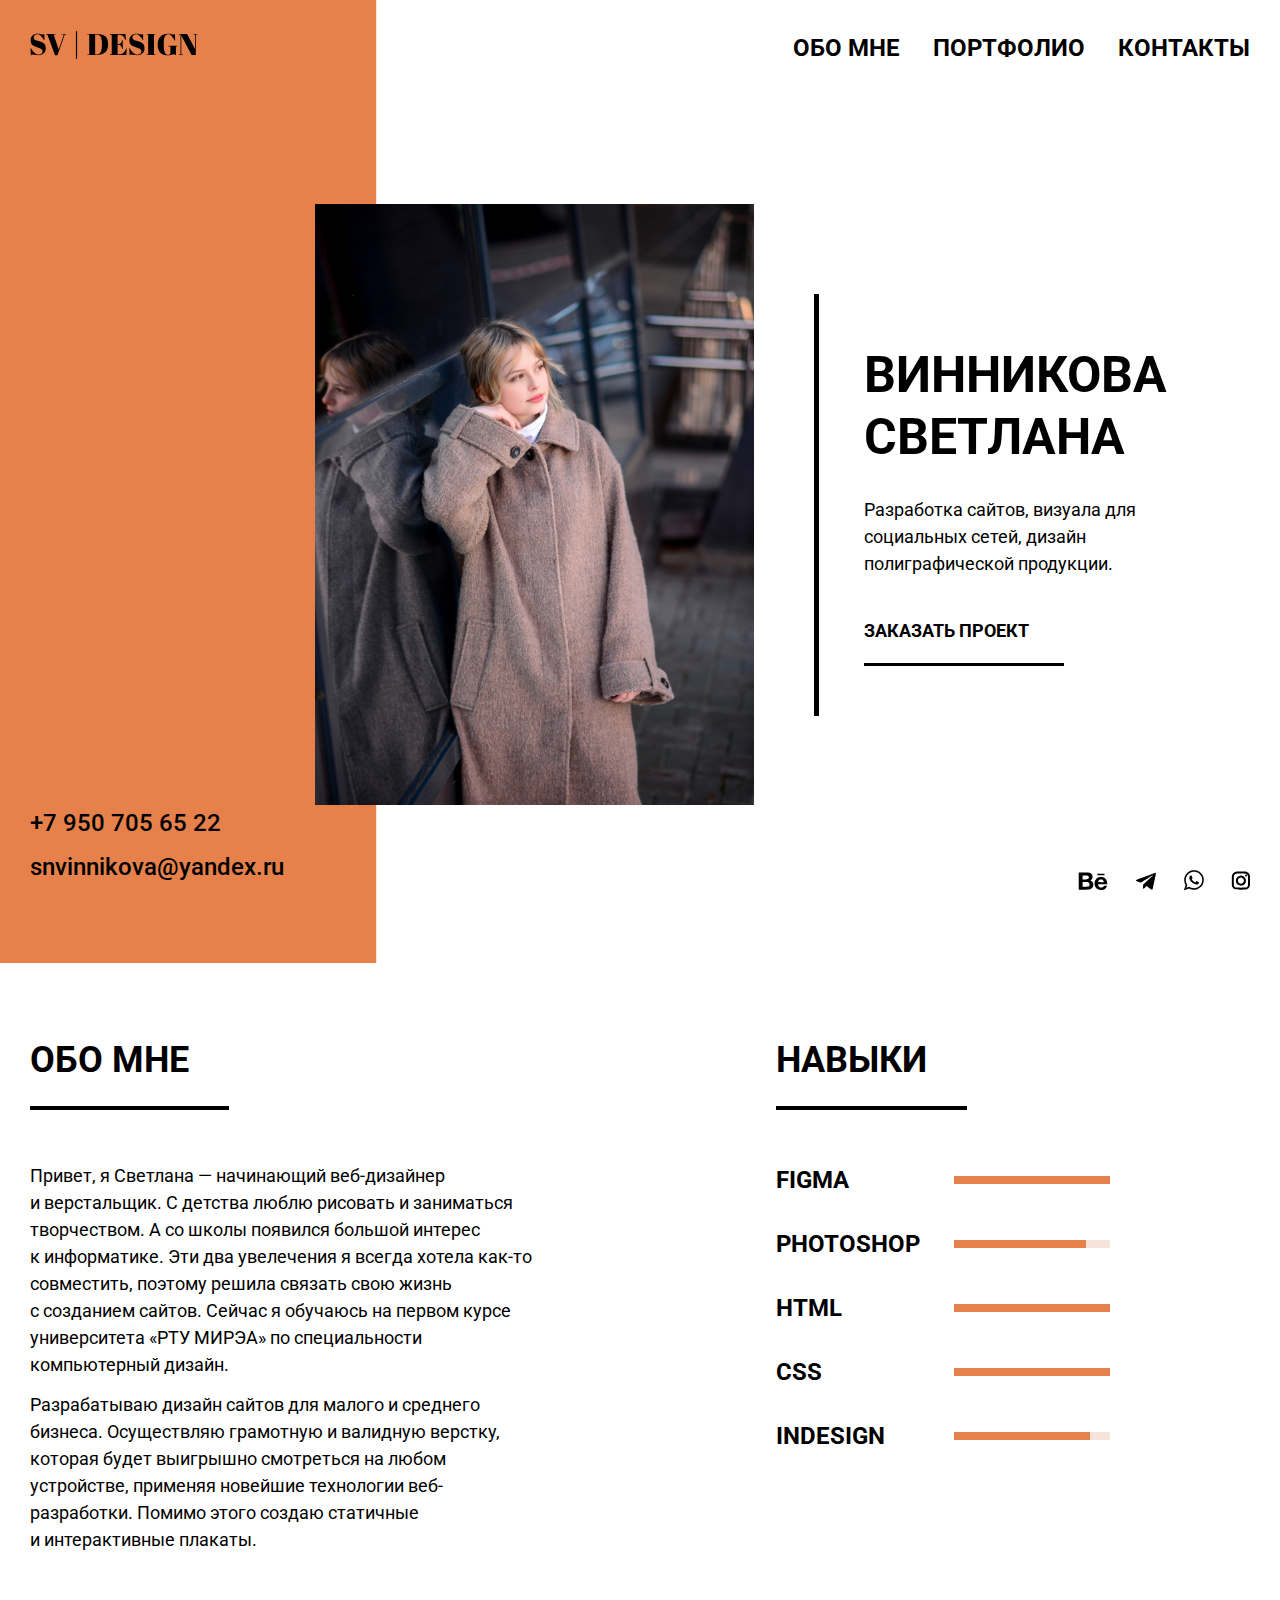
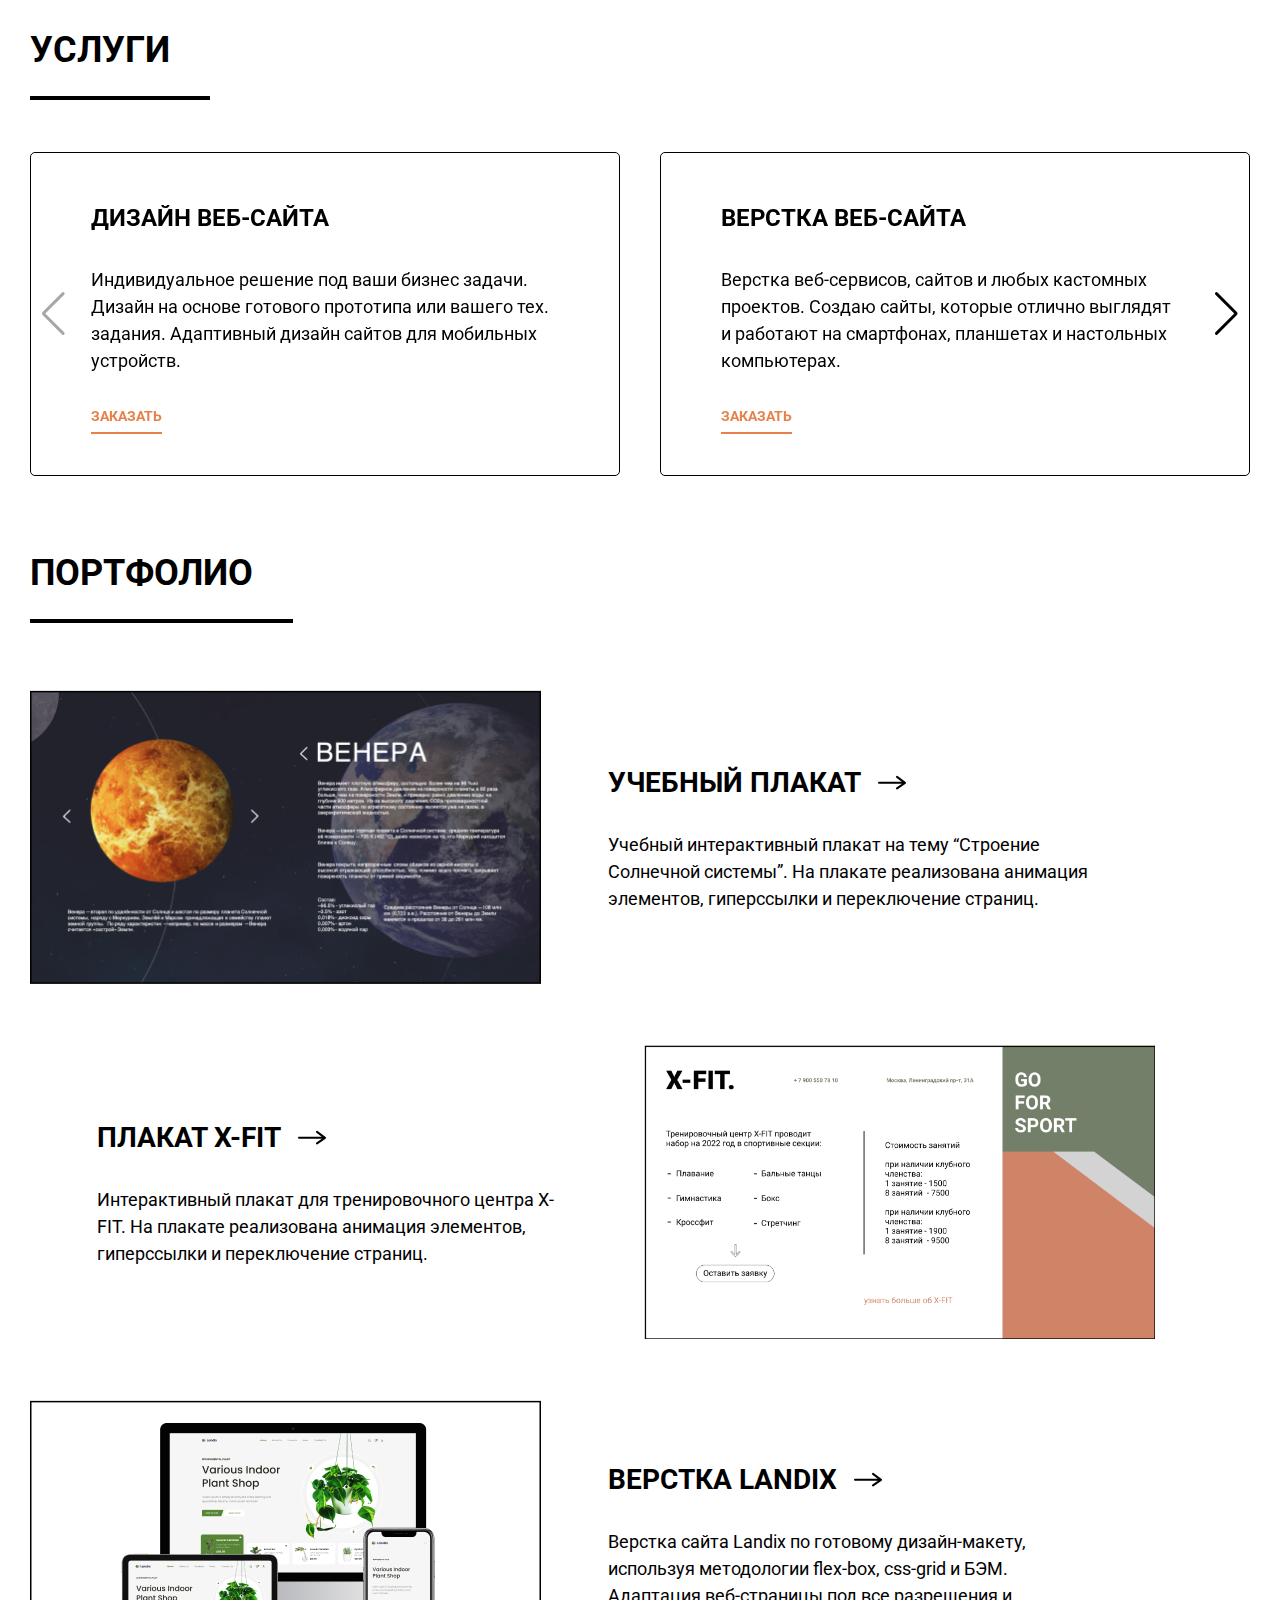
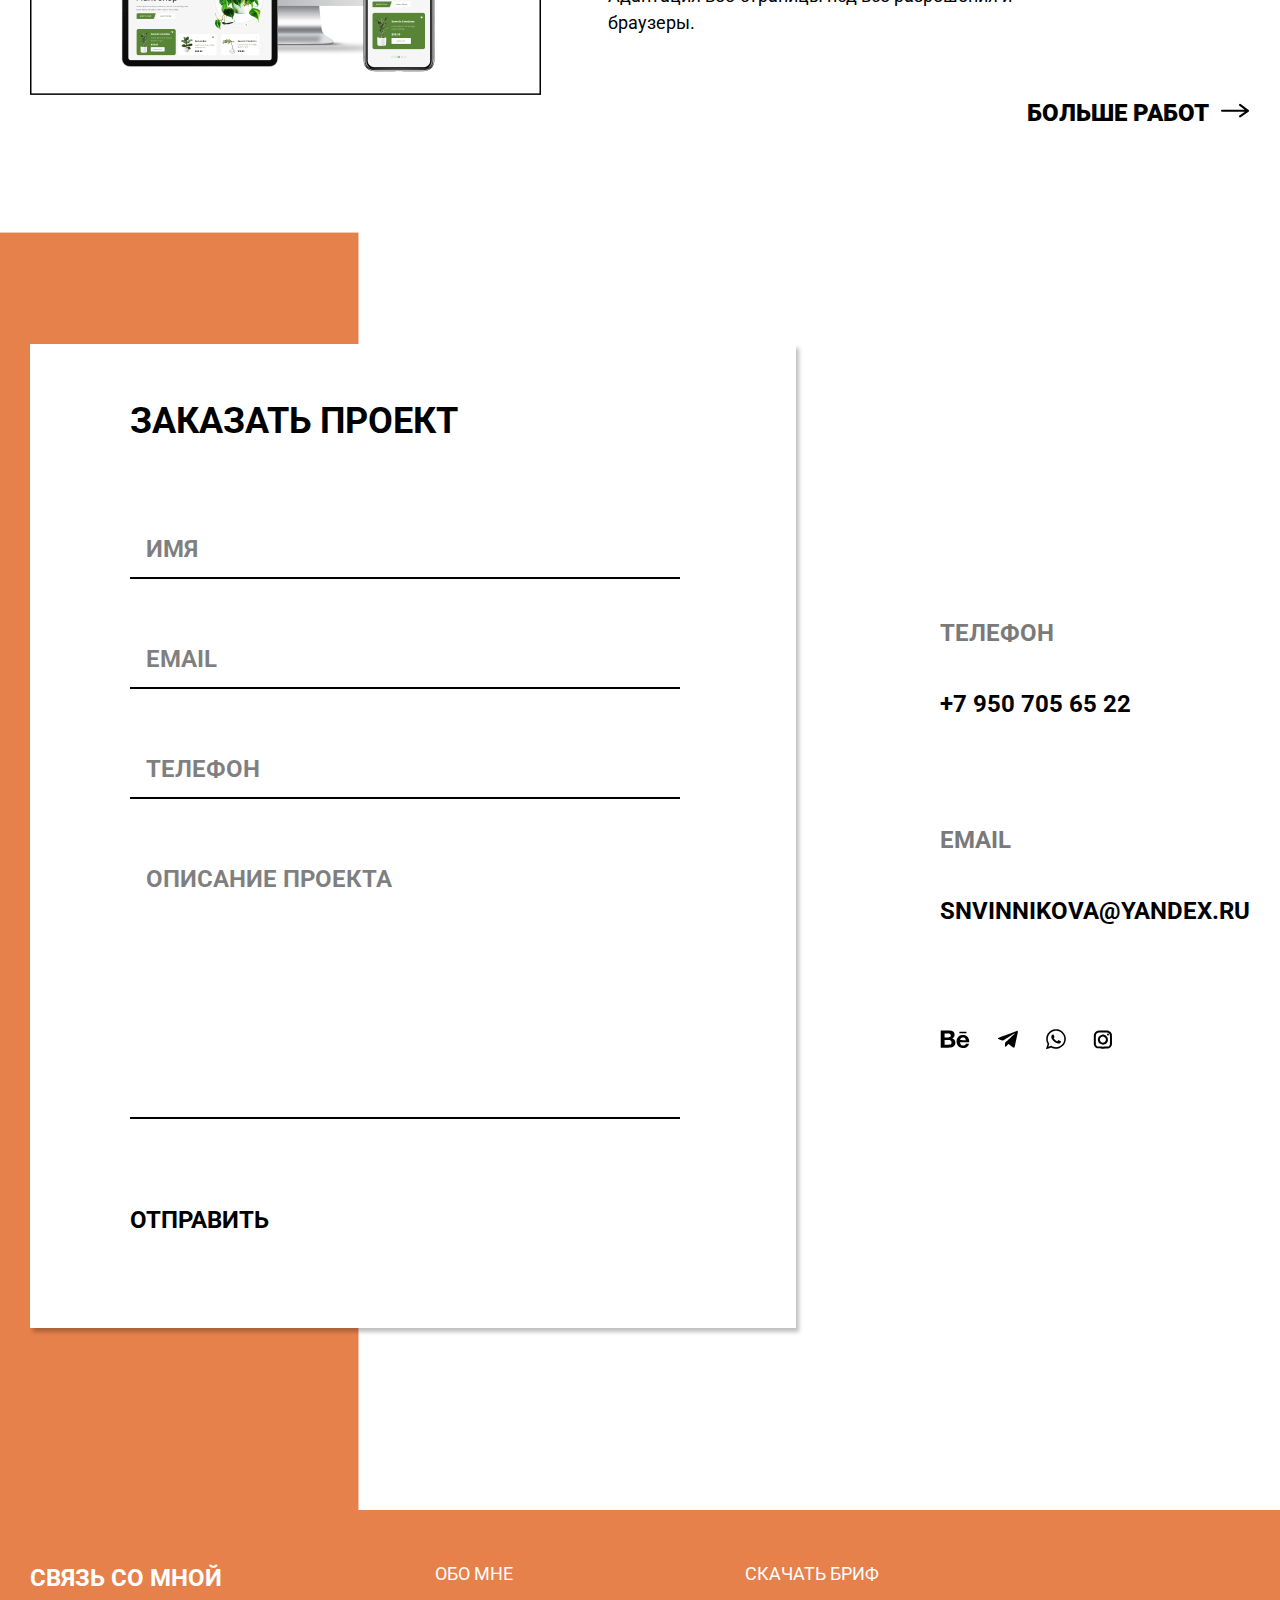
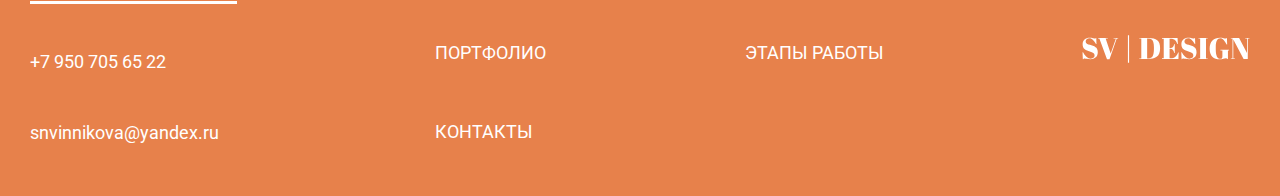
<file: index.html>
<!DOCTYPE html>
<html lang="ru">
<head>
    <meta charset="UTF-8">
    <meta http-equiv="X-UA-Compatible" content="IE=edge">
    <meta name="viewport" content="width=device-width, initial-scale=1.0">
    <title>SV|DESIGN</title>
    <link rel="preconnect" href="https://fonts.googleapis.com"> 
    <link rel="preconnect" href="https://fonts.gstatic.com" crossorigin> 
    <link href="https://fonts.googleapis.com/css2?family=Roboto:wght@400;500;700&display=swap" rel="stylesheet">
    <link rel="stylesheet" href="https://unpkg.com/swiper@8/swiper-bundle.min.css"/>
    <link rel="icon" href="/favicon.ico" type="image/x-icon">
    <link rel="shortcut icon" href="/favicon.ico" type="image/x-icon"> 
    <link rel="stylesheet" href="./style.css">
</head>
<body id="body">
    <div class="main orange-block">
        <div class="container header__container">
            <header class="header">
                <a href="./index.html" class="logo">
                    <img class="logo__img" src="./img/SV _ DESIGN.svg" alt="SV|DESIGN">
                </a>
                <ul class="nav adaptive-hidden">
                    <li class="nav__item"><a href="#about" class="nav__link">Обо мне</a></li>
                    <li class="nav__item"><a href="portfolio.html" class="nav__link">Портфолио</a></li>
                    <li class="nav__item"><a href="#order" class="nav__link">Контакты</a></li>
                </ul>
            </header>
            <div class="main__desc">
                <img src="./img/photo.jpg" alt="Светлана Винникова" class="desc__photo">
                <div class="main__text-block adaptive-hidden">
                    <h1 class="main__title">Винникова Светлана</h1>
                    <p class="main__text text">Разработка сайтов, визуала для социальных сетей, дизайн полиграфической продукции.</p>
                    <a id="header-order" href="#" class="main__btn modal-btn">Заказать проект</a>
                </div>
            </div>
            <div class="header__contacts adaptive-hidden">
                <div class="header__connection">
                    <a class="header__phone" href="tel:+79507056522">+7 950 705 65 22</a>
                    <a class="header__mail" href="mailto:snvinnikova@yandex.ru">snvinnikova@yandex.ru</a>
                </div>
                <div class="header__socials-wrap socials adaptive-hidden">
                    <a href="https://www.behance.net/973c67c2" class="socials__link"><img src="./img/Behance.svg" alt="Behance" class="socials__img"></a>
                    <a href="https://t.me/svetlanavinnikova" class="socials__link"><img src="./img/telegram.svg" alt="Behance" class="socials__img"></a>
                    <a href="https://api.whatsapp.com/send?phone=79507056522" class="socials__link"><img src="./img/whatsapp.svg" alt="Behance" class="socials__img"></a>
                    <a href="https://instagram.com/svetlana.n.vinnikova?igshid=YmMyMTA2M2Y=" class="socials__link"><img src="./img/instagram.svg " alt="Behance" class="socials__img"></a>
                </div>
            </div>
        </div>
    </div>
    <div class="adaptive">
        <div class="main__text-block">
            <h1 class="main__title">Винникова Светлана</h1>
            <p class="main__text text">Разработка сайтов, визуала для социальных сетей, дизайн полиграфической продукции.</p>
            <a id="header-order" href="#" class="main__btn modal-btn">Заказать проект</a>
        </div>
        <ul class="nav">
            <li class="nav__item"><a href="#about" class="nav__link">Обо мне</a></li>
            <li class="nav__item"><a href="portfolio.html" class="nav__link">Портфолио</a></li>
            <li class="nav__item"><a href="#order" class="nav__link">Контакты</a></li>
        </ul>
        <div class="header__contacts">
            <div class="header__connection">
                <a class="header__phone" href="tel:+79507056522">+7 950 705 65 22</a>
                <a class="header__mail" href="mailto:snvinnikova@yandex.ru">snvinnikova@yandex.ru</a>
            </div>
            <div class="header__socials-wrap socials">
                <a href="https://www.behance.net/973c67c2" class="socials__link"><img src="./img/Behance.svg" alt="Behance" class="socials__img"></a>
                <a href="https://t.me/svetlanavinnikova" class="socials__link"><img src="./img/telegram.svg" alt="Behance" class="socials__img"></a>
                <a href="https://api.whatsapp.com/send?phone=79507056522" class="socials__link"><img src="./img/whatsapp.svg" alt="Behance" class="socials__img"></a>
                <a href="https://instagram.com/svetlana.n.vinnikova?igshid=YmMyMTA2M2Y=" class="socials__link"><img src="./img/instagram.svg " alt="Behance" class="socials__img"></a>
            </div>
        </div>
    </div>
    <div class="desc section" id="about">
        <div class="container desc__container">
            <div class="about desc__about">
                <h2 class="section-title about__title">Обо мне</h2>
                <p class="text about__text">Привет, я&nbsp;Светлана&nbsp;&mdash; начинающий веб-дизайнер и&nbsp;верстальщик. С&nbsp;детства люблю рисовать и&nbsp;заниматься творчеством. А&nbsp;со&nbsp;школы появился большой интерес к&nbsp;информатике. Эти два увелечения я&nbsp;всегда хотела как-то совместить, поэтому решила связать свою жизнь с&nbsp;созданием сайтов. Сейчас я&nbsp;обучаюсь на&nbsp;первом курсе университета &laquo;РТУ МИРЭА&raquo; по&nbsp;специальности компьютерный дизайн.</p>
                <p class="text about__text">Разрабатываю дизайн сайтов для малого и&nbsp;среднего бизнеса. Осуществляю грамотную и&nbsp;валидную верстку, которая будет выигрышно смотреться на&nbsp;любом устройстве, применяя новейшие технологии веб-разработки. Помимо этого создаю статичные и&nbsp;интерактивные плакаты.</p>
            </div>
            <div class="skills desc__skills">
                <h2 class="section-title about__title">Навыки</h2>
                <div class="skills__wrap">
                    <div class="skill__item">
                        <p class="skill__text">Figma</p>
                        <img src="./img/figma-skills.svg" alt="" class="skill__graf">
                    </div>
                    <div class="skill__item">
                        <p class="skill__text">Photoshop</p>
                        <img src="./img/ph-skills.svg" alt="" class="skill__graf">
                    </div>
                    <div class="skill__item">
                        <p class="skill__text">HTML</p>
                        <img src="./img/figma-skills.svg" alt="" class="skill__graf">
                    </div>
                    <div class="skill__item">
                        <p class="skill__text">CSS</p>
                        <img src="./img/figma-skills.svg" alt="" class="skill__graf">
                    </div>
                    <div class="skill__item">
                        <p class="skill__text">Indesign</p>
                        <img src="./img/indesign-skills.svg" alt="" class="skill__graf">
                    </div>
                </div>
            </div>
        </div>
    </div>
    <div class="services section">
        <div class="container">
            <h2 class="section-title about__title">Услуги</h2>
            <div class="slider swiper">
                <div class="swiper-wrapper">
                    <div class="slider-item slider__item swiper-slide">
                        <p class="slider-item__title">Дизайн веб-сайта</p>
                        <p class="text slider-item__text">Индивидуальное решение под ваши бизнес задачи. Дизайн на&nbsp;основе готового прототипа или вашего тех. задания. Адаптивный дизайн сайтов для мобильных устройств.</p>
                        <a id="slider-order-1" href="#" class="slider-item__btn modal-btn">Заказать</a>
                    </div>
                    <div class="slider-item slider__item swiper-slide">
                        <p class="slider-item__title">Верстка веб-сайта</p>
                        <p class="text slider-item__text">Верстка веб-сервисов, сайтов и&nbsp;любых кастомных проектов. Создаю сайты, которые отлично выглядят и&nbsp;работают на&nbsp;смартфонах, планшетах и&nbsp;настольных компьютерах.</p>
                        <a id="slider-order-2" href="#" class="slider-item__btn modal-btn">Заказать</a>
                    </div>
                    <div class="slider-item slider__item swiper-slide">
                        <p class="slider-item__title">Создание визитки</p>
                        <p class="text slider-item__text">Разработка оригинального, индивидуального дизайн-макета вашей визитки.</p>
                        <a id="slider-order-3" href="#" class="slider-item__btn modal-btn">Заказать</a>
                    </div>
                    <div class="slider-item slider__item swiper-slide">
                        <p class="slider-item__title">Визуал для социальных сетей</p>
                        <p class="text slider-item__text">Разработка дизайн в&nbsp;одном стиле, если он&nbsp;нужен для ленты и&nbsp;сториз. Или в&nbsp;разных, если вы&nbsp;собираетесь использовать их&nbsp;в&nbsp;таргетированной рекламе.</p>
                        <a id="slider-order-4" href="#" class="slider-item__btn modal-btn">Заказать</a>
                    </div>
                </div>
                <div class="swiper-button-prev"></div>
                <div class="swiper-button-next"></div>
            </div> 
        </div>
    </div>
    <div class="posts section">
        <div class="container">
            <h2 class="section-title posts__title">Портфолио</h2>
            <div class="post post--1">
                <img class="post__img" src="./img/work1 1.png" alt="учебный плакат">
                <div class="post__text-block">
                    <a href="https://indd.adobe.com/view/8d18ec9c-e527-48d5-a952-76944ac377bb" class="post__link">
                        <span class="post__title">учебный плакат</span>
                        <img class="post__link-img" src="./img/link.svg" alt="link">
                    </a>
                    <p class="post__text text">Учебный интерактивный плакат на тему “Cтроение Солнечной системы”. На плакате реализована анимация элементов, гиперссылки и переключение страниц.</p>
                </div>
            </div>
            <div class="post post--2">
                <div class="post__text-block">
                    <a href="https://indd.adobe.com/view/a415fbdb-8168-4c4a-8f63-bb2d505af482" class="post__link">
                        <span class="post__title">Плакат x-fit</span>
                        <img class="post__link-img" src="./img/link.svg" alt="link">
                    </a>
                    <p class="post__text text">Интерактивный плакат для тренировочного центра X-FIT. На плакате реализована анимация элементов, гиперссылки и переключение страниц.</p>
                </div>
                <img class="post__img" src="./img/xfit.png" alt="спортивный плакат">
            </div>
            <div class="post post--3">
                <img class="post__img" src="./img/work3.png" alt="верстка landix">
                <div class="post__text-block">
                    <a href="https://svetlanavinnikova.github.io/Landix/" class="post__link">
                        <span class="post__title">Верстка landix</span>
                        <img class="post__link-img" src="./img/link.svg" alt="link">
                    </a>
                    <p class="post__text text">Верстка сайта Landix по готовому дизайн-макету, используя методологии flex-box, css-grid и БЭМ. Адаптация веб-страницы под все разрешения и браузеры.</p>
                </div>
            </div>
            <div class="more">
                <p class="more__text"><a href="portfolio.html" class="more__link">Больше работ</a></p>
                <a href="portfolio.html" class="more__link"><img src="./img/link.svg" alt="link"></a>
            </div>
        </div>
    </div>
    <div class="order orange-block" id="order">
        <div class="order__dec container">
            <div class="order-wrap">
                <div class="order__form-wrap form-wrap">
                    <h2 class="section-title form__title title--no-border">Заказать проект</h2>
                    <form action="" class="form order__form">
                        <input id="name" type="text" class="form__input order-text" placeholder="Имя" required>
                        <input id="email" type="email" class="form__input order-text" placeholder="email" required>
                        <input id="phone" type="number" class="form__input order-text" placeholder="телефон" required>
                        <textarea id="project" name="" id=""  class="form__text-area order-text" placeholder="описание проекта" required></textarea>
                        <input class="form__btn order-text" type="submit" value="Отправить">
                    </form>
                </div>
                <div class="order__contacts">
                    <p class="order__name order-text">телефон</p>
                    <a href="tel:+79507056522" class="order__link order-text">+7 950 705 65 22</a>
                    <p class="order__name order-text">Email</p>
                    <a href="mailto:snvinnikova@yandex.ru" class="order__link order-text">snvinnikova@yandex.ru</a>
                    <div class="order__socials-wrap socials">
                        <a href="https://www.behance.net/973c67c2" class="socials__link"><img src="./img/Behance.svg" alt="Behance" class="socials__img"></a>
                        <a href="https://t.me/svetlanavinnikova" class="socials__link"><img src="./img/telegram.svg" alt="Behance" class="socials__img"></a>
                        <a href="https://api.whatsapp.com/send?phone=79507056522" class="socials__link"><img src="./img/whatsapp.svg" alt="Behance" class="socials__img"></a>
                        <a href="https://instagram.com/svetlana.n.vinnikova?igshid=YmMyMTA2M2Y=" class="socials__link"><img src="./img/instagram.svg " alt="Behance" class="socials__img"></a>
                    </div>
                </div>
            </div>
        </div>
    </div>
    <footer class="footer">
        <div class="container footer__container">
            <div class="footer__connect">
                <div class="footer__title">связь со мной</div>
                <a class="footer__phone text" href="tel:+79507056522">+7 950 705 65 22</a>
                <a class="footer__mail text" href="mailto:snvinnikova@yandex.ru">snvinnikova@yandex.ru</a>
            </div>
            <ul class="footer__list">
                <li class="footer-list__item"><a href="#about" class="footer-list__link text">Обо мне</a></li>
                <li class="footer-list__item"><a href="./portfolio.html" class="footer-list__link text">Портфолио</a></li>
                <li class="footer-list__item"><a href="#order" class="footer-list__link text">Контакты</a></li>
            </ul>
            <ul class="footer__list">
                <li class="footer-list__item"><a href="" class="footer-list__link text">Скачать бриф</a></li>
                <li class="footer-list__item"><a href="" class="footer-list__link text">Этапы работы</a></li>
            </ul>
            <div class="logo logo--white">
                <a href="./index.html" class="logo__link"><img class="logo__img--white" src="./img/logo(white).svg" alt="SV|DESIGN">
                </a>
            </div>
        </div>
    </footer>

    <div id="m-order" class="modal">
            <div class="order__form-wrap form-wrap modal__form modal__container">
                <button class="modal-close"></button>
                <h2 class="modal__title">Заказать проект</h2>
                <form action="" class="form order__form">
                    <input id="name" type="text" class="form__input form__input--small" placeholder="Имя" required>
                    <input id="email" type="email" class="form__input form__input--small" placeholder="email" required>
                    <input id="phone" type="phone" class="form__input form__input--small" placeholder="телефон" required>
                    <textarea id="project" name="" id=""  class="form__text-area form__text-area--small" placeholder="описание проекта" required></textarea>
                    <input class="form__btn" type="submit" value="Отправить">
                </form>
            </div>
    </div>

    <script src="https://unpkg.com/swiper@8/swiper-bundle.min.js"></script>
    <script src="./script.js"></script>
</body>
</html>
</file>
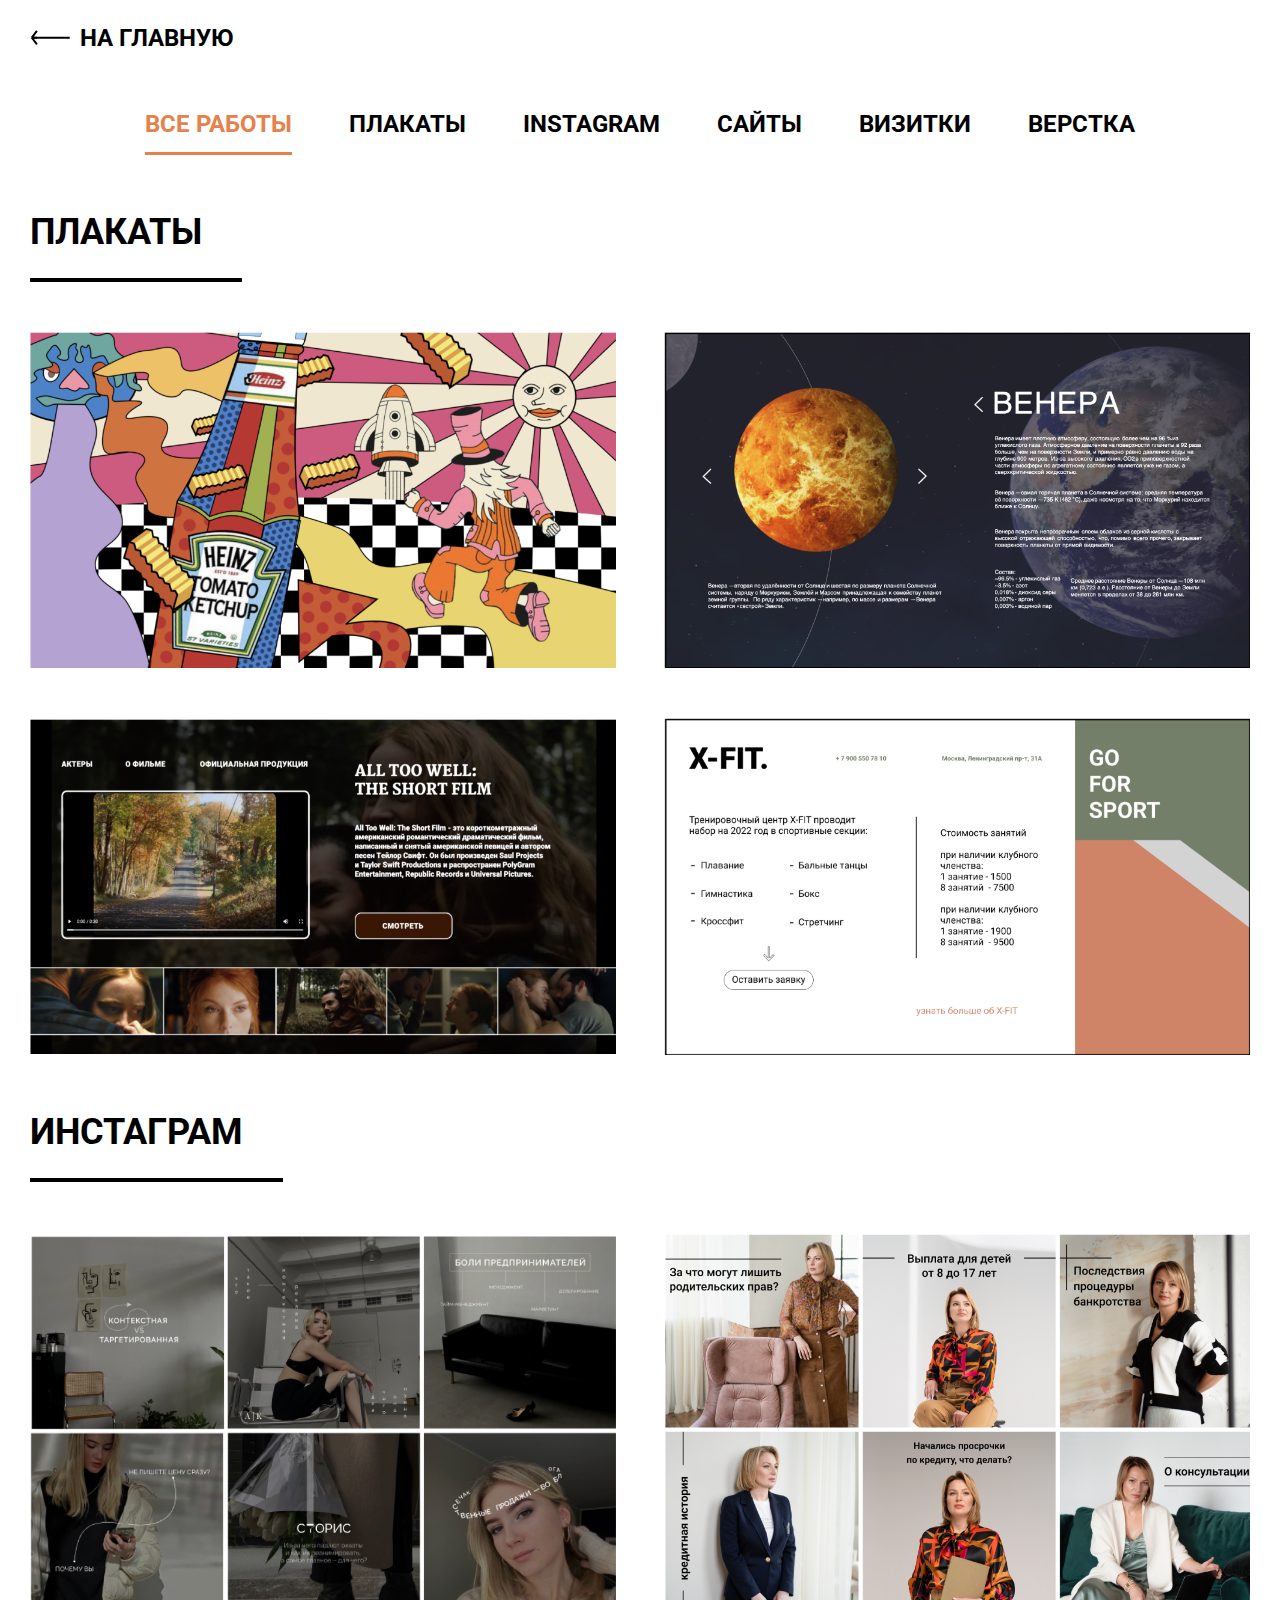
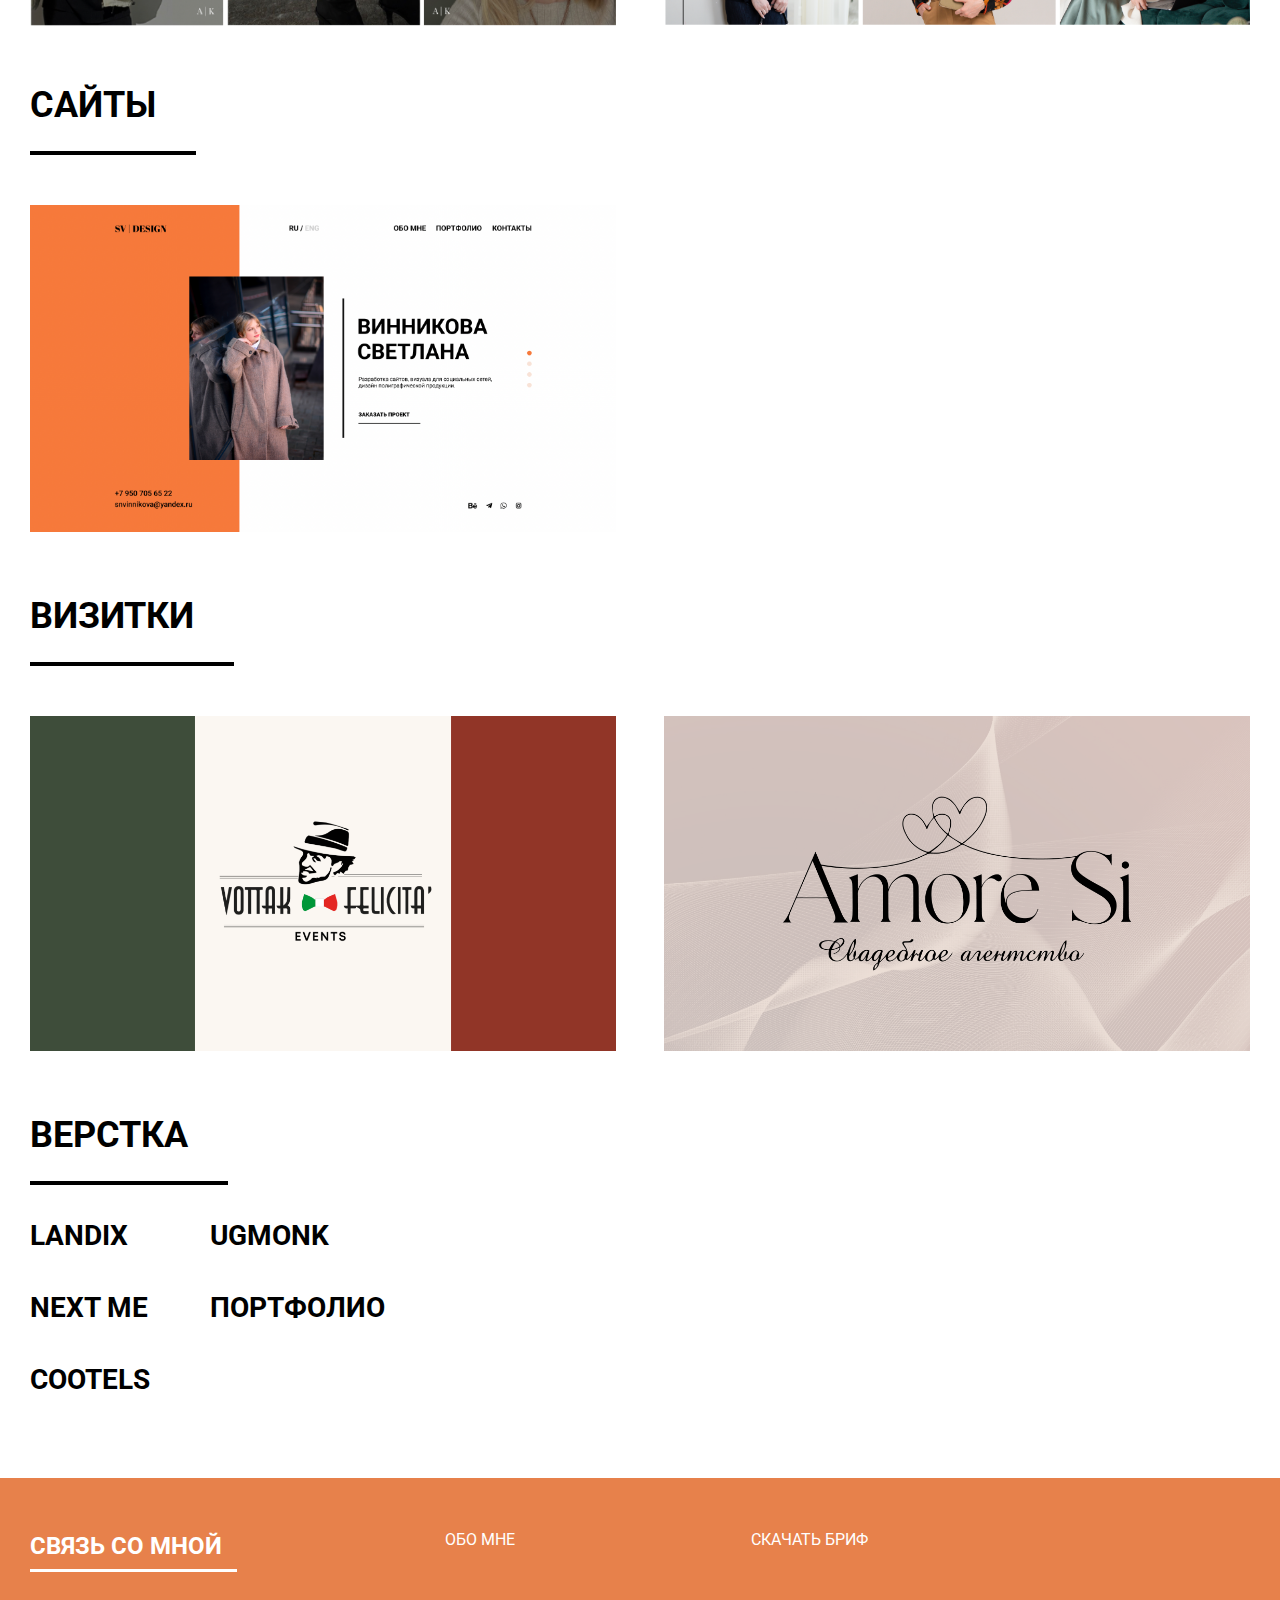
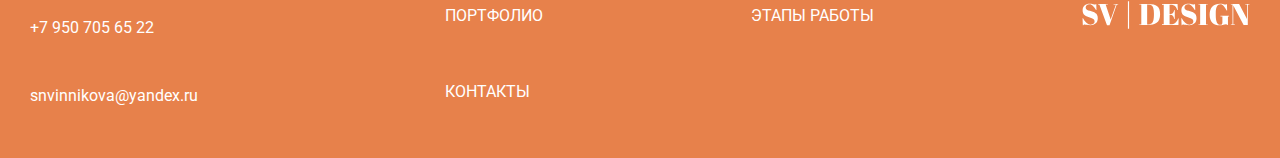
<file: portfolio.html>
<!DOCTYPE html>
<html lang="ru">
<head>
    <meta charset="UTF-8">
    <meta http-equiv="X-UA-Compatible" content="IE=edge">
    <meta name="viewport" content="width=device-width, initial-scale=1.0">
    <title>SV|DESIGN</title>
    <link rel="preconnect" href="https://fonts.googleapis.com"> 
    <link rel="preconnect" href="https://fonts.gstatic.com" crossorigin> 
    <link href="https://fonts.googleapis.com/css2?family=Roboto:wght@400;500;700;900&display=swap" rel="stylesheet">
    <link rel="icon" href="/favicon.ico" type="image/x-icon">
    <link rel="shortcut icon" href="/favicon.ico" type="image/x-icon"> 
    <link rel="stylesheet" href="./style.css">
</head>
<body>
    <div class="container">
        <header class="header portfolio__header">
            <a href="./index.html" class="link-btn header__btn">
                <img src="./img/arrow-back.svg" alt="" class="arrow--black">
                <span class="link__text">На главную</span>
            </a>
            <a href="./index.html" class="mobile-arrow">
                <img src="./img/arrow-back.svg" alt="На главную" class="arrow-back">
            </a>
        </header>
            <ul class="portfolio__list">
                <li id="filter-item" class="portfolio__item portfolio__item--current">все работы</li>   
                <li id="poster" class="portfolio__item">плакаты</li>
                <li id="inst" class="portfolio__item">Instagram</li>
                <li id="site" class="portfolio__item">сайты</li>
                <li id="b-card" class="portfolio__item">визитки</li>
                <li id="site-making" class="portfolio__item">верстка</li>   
            </ul>
        <div class="poster filter-item">
            <p class="section-title">плакаты</p>
            <div class="row">
                <img src="./img/попарт.png" alt="Поп-арт плакат" class="portfolio__img portfolio__img--popart">
                <img src="./img/planets.png" alt="Учебный плакат" class="portfolio__img portfolio__img--edu">
            </div>
            <div class="row">
                <img src="./img/афиша.png" alt="Киноафиша" class="portfolio__img portfolio__img--poster">
                <img src=".//img/xfit.png" alt="Спортивный плакат" class="portfolio__img portfolio__img--sport">
            </div>
        </div>
        <div class="inst filter-item">
            <p class="section-title work__title">инстаграм</p>
            <div class="row row--top">
                <img src="./img/анаскус.png" alt="Anaskuzzzz" class="portfolio__img portfolio__img--anaskuz">
                <img src="./img/lawer.png" alt="Посты для инстаграмм" class="portfolio__img portfolio__img--posts">
            </div>
        </div>
        <div class="site filter-item">
            <p class="section-title work__title">сайты</p>
            <div class="row row--top">
                <a href="./svdesign.html" class="portfolio__link">
                    <img src="./img/svdesign.png" alt="sv|design" class="portfolio__img portfolio__img--svdesign">
                </a>
            </div>
        </div>
        <div class="b-card filter-item">
            <p class="section-title work__title" id="card">Визитки</p>
            <div class="row">
                <div class="b-card__wrap">
                    <img class="b-card__img" src="./img/VottakFelicita визитка (лицеваая сторона).png" alt="Визитка для VottakFelicita" class="b-card__img">
                </div>
                <div class="b-card__wrap">
                    <img class="b-card__img" src="./img/amore SI.png" alt="Визитка для VottakFelicita" class="b-card__img">
                </div>
            </div>
        </div>
        <div class="site-making filter-item">
            <p class="section-title work__title">верстка</p>
            <div class="poftfolio__site-making">
                <div class="site__column">
                    <a href="https://svetlanavinnikova.github.io/Landix/" class="portfolio__site-link">landix</a>
                    <a href="https://svetlanavinnikova.github.io/Nextme/" class="portfolio__site-link">next me</a>   
                    <a href="https://svetlanavinnikova.github.io/Cootels/" class="portfolio__site-link">cootels</a>
                </div>
                <div class="site__column">
                    <a href="https://svetlanavinnikova.github.io/Ugmonk/" class="portfolio__site-link">ugmonk</a>
                    <a href="https://svetlanavinnikova.github.io/" class="portfolio__site-link">портфолио</a>
                </div>
            </div>
        </div>
    </div>
    <footer class="footer">
        <div class="container footer__container">
            <div class="footer__connect">
                <div class="footer__title">связь со мной</div>
                <a class="footer__phone" href="tel:+79507056522">+7 950 705 65 22</a>
                <a class="footer__mail" href="mailto:snvinnikova@yandex.ru">snvinnikova@yandex.ru</a>
            </div>
            <ul class="footer__list">
                <li class="footer-list__item"><a href="./index.html#about" class="footer-list__link">Обо мне</a></li>
                <li class="footer-list__item"><a href="./portfolio.html" class="footer-list__link">Портфолио</a></li>
                <li class="footer-list__item"><a href="./index.html#order" class="footer-list__link">Контакты</a></li>
            </ul>
            <ul class="footer__list">
                <li class="footer-list__item"><a href="" class="footer-list__link">Скачать бриф</a></li>
                <li class="footer-list__item"><a href="" class="footer-list__link">Этапы работы</a></li>
            </ul>
            <div class="logo">
                <a href="./index.html" class="logo__link"><img src="./img/logo(white).svg" alt="SV|DESIGN">
                </a>
            </div>
        </div>
    </footer>

    <script src="https://unpkg.com/swiper@8/swiper-bundle.min.js"></script>
    <script src="./script.js"></script>
</body>
</html>
</file>
<file: style.css>
/* общие настройки */

*, *::after, *::before {
    box-sizing: border-box;
    padding: 0;
    margin: 0;
    font-family: 'Roboto', sans-serif;
    color: #000000;
    line-height: 150%;
}
.adaptive {
    display: none;
}
.mobile__text, .mobile__btn {
    display: none;
}
.container {
    max-width: 1360px; 
    margin: auto;
}
.section {
    padding-top: 70px;
}
.orange-block {
    background: linear-gradient(to right, #E7814B 50%, #fff 50%);
    z-index: -2;
}
.section-title {
    font-weight: 700;
    font-size: 36px;
    text-transform: uppercase;
    padding-bottom: 19px;
    padding-right: 40px;
    width: fit-content;
    border-bottom: 4px solid #000000;
}
.text {
    font-weight: 400;
    font-size: 18px;
}

/* шапка */

.header__container {
    background: url(./img/bg.svg) no-repeat center / cover;
    position: relative;
}
.header {
    display: flex;
    justify-content: space-between;
    align-items: center;
    padding-top: 30px;
}
.nav {
    display: flex;
    list-style: none;
}
.nav__item:not(:last-child){
    margin-right: 33px;
}
.nav__link {
    text-decoration: none;
    font-style: normal;
    font-weight: bold;
    font-size: 24px;
    text-transform: uppercase;
    color: #000000;
    transition: opacity 0.5s ease;
}
.nav__link:hover {
    opacity: 0.4;
}
.main__desc {
    margin-left: 240px;
    margin-top: 138px;
    display: flex;
    align-items: center;
    justify-content: center;
}
.desc__photo {
    width: 439px;
}
.main__text-block {
    border-left: 5px solid #000000;
    padding: 50px 0px 50px 45px;
    margin-left: 111px;
    max-width: 420px;
}
.main__title {
    font-weight: bold;
    font-size: 70px;
    text-transform: uppercase;
}
.main__text {
    margin-top: 38px;
}
.main__btn {
    display: block;
    width: fit-content;
    padding: 0 35px 19px 0;
    text-decoration: none;
    margin-top: 68px;
    font-weight: 700;
    font-size: 18px;
    text-transform: uppercase;
    border-bottom: 3px solid #000000;
    transition: all 0.5s ease;
}
.main__btn:hover {
    border-bottom: 3px solid #E7814B;
    color: #E7814B;
}
.header__contacts {
    display: flex;
    justify-content: space-between;
}
.socials {
    align-items: center;
    display: flex;
}
.socials__link {
    display: block;
    transition: opacity 0.5s ease;
}
.socials__link:hover {
    opacity: 0.4;
}
.socials__link:not(:first-child) {
    margin-left: 27px;
}
.header__phone, .header__mail {
    display: block;
    text-decoration: none;
    font-weight: 500;
    font-size: 24px;
    transition: opacity 0.5s ease;
}
.header__phone:hover, .header__mail:hover {
    opacity: 0.4;
}
.header__mail {
    margin-top: 8px;
    padding-bottom: 78px;
}

/* обо мне */

.desc__container {
    display: flex;
    justify-content: space-between;
}
.about {
    width: 42%;
}
.about__title {
    margin-bottom: 52px;
}
.about__text:not(:first-child) {
    margin-top: 13px;
}
.desc__skills {
    padding-right: 140px;
}
.skill__item {
    display: flex;
    justify-content: space-between;
}
.skill__item:not(:last-child) {
    margin-bottom: 28px;
}
.skill__text {
    font-weight: 700;
    font-size: 24px;
    text-transform: uppercase;
    margin-right: 34px;
}

/* слайдер */

.swiper-wrapper {
    height: auto;
}
.slider__item {
    height: inherit;
    padding: 47px 60px;
    border: 1px solid #000;
    border-radius: 5px;
}
.slider-item__title {
    font-weight: 700;
    font-size: 24px;
    text-transform: uppercase;
}
.slider-item__text {
    margin-top: 30px;
    margin-bottom: 30px;
}
.slider-item__btn {
    padding-bottom: 8px;
    font-weight: 700;
    font-size: 14px;
    text-transform: uppercase;
    color: #E7814B;
    text-decoration: none;
    border-bottom: 2px solid #E7814B;
    transition: all 0.5s ease;
}
.slider-item__btn:hover {
    color: #FFCC99;
    border-bottom: 2px solid #FFCC99;
}

/* работы */

.posts {
    margin-bottom: 100px;
}
.post {
    display: flex;
    align-items: center;
}
.post--1 {
    margin-top: 67px;
}
.post--2, .post--3 {
    margin-top: 61px;
}
.post--2 .post__img {
    margin-left: 67px;
}
.post__img {
    width: 511px;
}
.post__link {
    text-decoration: none;
    display: flex;
    align-items: center;
    transition: all 0.5s ease;
}
.post__link:hover {
    opacity: 0.4;
}
.post__title {
    font-weight: 700;
    font-size: 28px;
    text-transform: uppercase;
}
.post__link-img {
    margin-left: 17px;
}
.post__text-block {
    margin-left: 67px;
    max-width: 480px;
}
.post__text {
    margin-top: 27px;
}
.more {
    display: flex;
    align-items: center;
    justify-content: flex-end;
    transition: all 0.5s ease;
}
.more:hover {
    opacity: 0.4;
}
.more__text {
    font-weight: 900;
    font-size: 24px;
    text-transform: uppercase;
    margin-right: 12px;
}
.more__link {
    text-decoration: none;
}

/* форма */

.order {
    border-top: 2px solid white;
}
.order-text {
    font-weight: 700;
    font-size: 24px;
}
.order__dec {
    margin-top: -3.8px;
    height: 100%;
    background: url(./img/bg2.svg) no-repeat center / cover;
    border-top: 3px solid white;
}
.order-line {
    height: 100%;
    width: 100%;
    border-left: 3px solid #E7814B;
}
.order-wrap {
    display: flex;
    align-items: center;
    justify-content: space-between;
    padding-top: 112px;
    padding-bottom: 185px;
}
.form-wrap {
    position: relative;
    width: fit-content;
    background: #FFFFFF;
    box-shadow: 3px 4px 4px rgba(0, 0, 0, 0.25);
    padding: 90px 116px 90px 186px;
}
.title--no-border {
    border: none;
}
.form__title {
    margin-bottom: 54px;
}
.form__input {
    text-transform: uppercase;
    margin-bottom: 52px;
}
.form__text-area {
    height: 268px;
    resize: none;
}
.form__input, .form__text-area {
    width: 550px;
    border: none;
    display: block;
    border-bottom: 2px solid #000000;
    padding: 10px 16px;
}
.form__input::placeholder, .form__text-area::placeholder {
    text-transform: uppercase;
    color: rgba(0, 0, 0, 0.5);
}
.form__btn {
    margin-top: 83px;
    text-transform: uppercase;
    border: none;
    background: transparent;
    cursor: pointer;
}
.order__name {
    margin-bottom: 35px;
    text-transform: uppercase;
    color: #7A7A7A;
}
.order__link {
    display: block;
    text-transform: uppercase;
    text-decoration: none;
    margin-bottom: 100px;   
}
.modal__title {
    margin-bottom: 40px;
    text-transform: uppercase;
}

/* футер */

.footer {
    background: #E7814B;
    padding-top: 50px;
    padding-bottom: 50px;
}
.footer__container {
    display: flex;
    align-items: center;
    justify-content: space-between;
}
.footer__title {
    width: fit-content;
    font-weight: 700;
    font-size: 24px;
    text-transform: uppercase;
    padding-right: 15px;
    padding-bottom: 5px;
    color: #fff;
    border-bottom: 3px solid #fff;
}
.footer__mail, .footer__phone {
    margin-top: 44px;
    text-decoration: none;
    text-transform: lowercase;
    color: #FFFFFF;
    display: block;
}
.footer__list {
    list-style: none;
    align-self: flex-start;
}
.footer-list__item:not(:last-child) {
    margin-bottom: 51.83px;
}
.footer-list__link {
    text-decoration: none;
    text-transform: uppercase;
    color: #FFFFFF;
}

/* модальное окно */
.no-scroll {
    height: 100vh;
    overflow: hidden;
}
.modal {
    height: 100vh;
    width: 100vw;
    background: rgba(0, 0, 0, 0.8);
    position: fixed;
    top: 0;
    z-index: 10;
    display: flex;
    align-items: center;
    justify-content: center;
    opacity: 0;
    visibility: hidden;
}
.modal--open {
    opacity: 1;
    visibility: visible;
}
.modal-close {
    background: url(./img/cross.svg) no-repeat center / cover;
    width: 25px;
    height: 25px;
    border: none;
    position: absolute;
    top: 5vh;
    right: 5vw;
    cursor: pointer;
}
.modal__form {
    padding: 90px 186px 90px 116px;
}
.form__input--small, .form__text-area--small, .form__input--small::placeholder, .form__text-area--small::placeholder {
    font-size: 16px;
    width: 400px;
}
.form__input--small, .form__text-area--small {
    padding: 5px 10px;
}
.form__input--small {
    margin-bottom: 40px;
}
.form__text-area--small {
    height: 20vh;
}

/* портфолио */

.hide {
    display: none;
}
.portfolio__header {
    padding-top: 20px;
}
.link-btn {
    display: flex;
    align-items: center;
    text-decoration: none;
}
.link-btn:hover {
    opacity: 0.7;
}
.link__text {
    color: #000000;
    margin-left: 10px;
    font-weight: bold;
    font-size: 24px;
    text-transform: uppercase;
} 
.mobile-arrow {
    visibility: hidden;
    opacity: 0;
}
.portfolio__list {
    padding: 50px 0;
    margin: auto;
    width: fit-content;
    list-style: none;
    display: flex;
    text-align: center;
}
.portfolio__item {
    cursor: pointer;
    font-weight: bold;
    font-size: 28px;
    text-transform: uppercase;
    text-decoration: none;
    transition: opacity 0.5s ease;
}
.portfolio__item:not(:last-child) {
    margin-right: 57px;
}
.portfolio__item:hover {
    opacity: 0.4;
}
.portfolio__item--current {
    color: #E7814B;
    padding-bottom: 10px;
    border-bottom: 3px solid #E7814B;
}
.portfolio__title {
    width: fit-content;
    font-weight: bold;
    font-size: 28px;
    text-transform: uppercase;
    padding-right: 30px;
    padding-bottom: 15px;
    border-bottom: 4px solid #000000;
}
.filter-item {
    padding-bottom: 50px;
}
.row {
    margin-top: 50px;
    display: flex;
    align-items: center;
    justify-content: space-between;
}
.portfolio__img--popart, .portfolio__img--edu, .portfolio__img--poster, .portfolio__img--sport {
    width: 48%;
}
.portfolio__img--anaskuz, .portfolio__img--posts {
    width: 48%;
}
.portfolio__img--svdesign {
    width: 48%;
}
.b-card__wrap {
    width: 48%;
}
.b-card__img {
    width: 100%;
}
.poftfolio__site-making {
    margin-top: 30px;
    display: flex;
}
.site__column:not(:last-child) {
    margin-right: 60px;
}
.portfolio__site-link {
    display: block;
    text-decoration: none;
    font-weight: bold;
    font-size: 28px;
    text-transform: uppercase;
    margin-bottom: 30px;
    transition: color 0.5s ease;
}
.portfolio__site-link:hover {
    color: #FFCC99;
}

/* адаптив */

@media (max-width: 1360px) {
    .orange-block {
        background: #fff;
    }
    .container {
        width: 100%;
        padding-left: 30px;
        padding-right: 30px;
    }
    .portfolio__item {
        font-size: 24px;
    }
    .main__text-block {
        margin-left: 60px;
        max-width: 40%;
    }
    .main__title {
        font-size: 50px;
        line-height: 62px;
    }
    .main__text {
        margin-top: 28px;
    }
    .main__btn {
        margin-top: 40px;
    }
    .footer {
        margin-top: -3px;
    }
}
@media (max-width: 1300px) {
    .form-wrap {
        padding: 50px 116px 90px 100px;
    }
}
@media (max-width: 1150px) {
    .section {
        padding-top: 50px;
    }
    .section-title {
        font-size: 28px;
        border-bottom: 3px solid #000000;
    }
    .text {
        font-size: 16px;
    }
    .nav__link {
        font-size: 20px;
    }
    .skill__text {
        font-size: 20px;
    }
    .slider-item__title {
        font-size: 20px;
    }
    .slider-item__text {
        margin: 20px 0;
    }
    .post__title {
        font-size: 24px;
    }
    .more__text {
        font-size: 16px;
    }
    .order-text {
        font-size: 18px;
    }
    .form__input, .form__text-area {
        width: 40vw;
        padding: 10px 16px;
    }
    .form__title {
        margin-bottom: 30px;
    }
    .form__input {
        margin-bottom: 35px;
    }
    .form__text-area {
        height: 200px;
    }
    .portfolio__item:not(:last-child) {
        margin-right: 40px;
    }
    .main__desc {
        margin-left: 100px;
        margin-top: 70px;
    }
    .desc__photo {
        width: 300px;
    }
    .main__text-block {
        border-left: 5px solid #000000;
        padding: 42px 0px 42px 45px;
        margin-left: 100px;
        position: relative;
        max-width: 440px;
    }
    .portfolio__site-link {
        font-size: 18px;
        margin-bottom: 20px;
    }
}
@media (max-width: 1000px) {
    .about {
        width: 60%;
    }
    .desc__skills {
        padding-right: 0;
    }
    .header__container {
        background: url(./img/bg-adaptive.svg) no-repeat center / cover;
        position: relative;
    }
    .form__input--small, .form__text-area--small, .form__input--small::placeholder, .form__text-area--small::placeholder {
        font-size: 14px;
        width: 30vw;
    }
    .portfolio__list {
        flex-wrap: wrap;
        justify-content: center;
        padding-top: 20px;
    }
    .link__text {
        font-size: 18px;
    }  
    .portfolio__item {
        margin-top: 30px;
    }

    .post__img {
        width: 400px;
    }
    .main__text-block {
        margin-left: 80px;
    }
    .post__text-block {
        margin-left: 30px;
        max-width: 50%;
    }
    .portfolio__item:not(:last-child) {
        margin-right: 30px;
    }
    .portfolio__item-link {
        font-size: 16px;
    }
} 
 @media (max-width: 900px) {
    .section-title {
        font-size: 18px;
        border-bottom: 2px solid #000;
        padding-bottom: 7px;
        padding-right: 15px;
    }
    .text {
        font-size: 14px;
    }
    .nav__link {
        font-size: 16px;
    }
    .logo__img {
        width: 60%;
    }
    .desc__photo {
        width: 30vw;
    }
    .main__text-block {
        margin-left: 5vw;
        border-left: 3px solid #000000;
        padding: 20px 0px 20px 5vw;
    }
    .main__title {
        font-size: 36px;
    }
    .main__btn {
        padding: 0 10px 15px 0;
        margin-top: 40px;
        font-size: 14px;
        border-bottom: 2px solid #000000;
    }
    .header__phone, .header__mail {
        font-size: 14px;
    }
    .header__mail {
        padding-bottom: 50px;
    }
    .socials {
        align-items: unset;
    }
    .socials__img {
        height: 70%;
        width: 70%;
    }
    .about__title {
        margin-bottom: 30px;
    }
    .skill__item:not(:last-child) {
        margin-bottom: 20px;
    }
    .skill__text {
        font-size: 16px;
    }
    .slider-item__title {
        font-size: 16px;
    }
    .post__title {
        font-size: 18px;
    }
    .more__text {
        font-size: 14px;
    }
    .order-wrap {
        padding-top: 60px;
        padding-bottom: 90px;
    }
    .order-text {
        font-size: 14px;
    }
    .form-wrap {
        padding: 40px 90px 60px 70px;
    }
    .form__input {
        margin-bottom: 20px;
    }
    .form__input, .form__text-area {
        border-bottom: 1px solid #000000;
    }
    .form__text-area {
        height: 150px;
    }
    .form__btn {
        margin-top: 50px;
    }
    .order__name {
        margin-bottom: 15px;
    }
    .order__link {
        margin-bottom: 50px;
    }
    .footer__title {
        font-size: 16px;
        padding-right: 10px;
        padding-bottom: 5px;
        border-bottom: 2px solid #fff;
    }
    .footer {
        padding-top: 40px;
        padding-bottom: 40px;
    }
    .logo--white {
        width: 100px;
    }
    .logo__img--white {
        width: 100%;
    }
    .about-text {
        max-width: 40%;
        width: auto;
    }
    .desc__skills {
        margin-left: 30px;
    }
    .portfolio__item {
        font-size: 18px;
    }
} 
@media (max-width: 800px) {
    .skill__graf {
        width: 15vw;
    }
}
@media(max-width: 730px) {
    .post__img {
        width: 40vw;
    }
    .post__img {
        margin-left: 30px;
    }
    .post--2  {
        margin-left: 0;
    }
    .more {
        margin-top: 20px;
    }
}
@media (max-width: 700px) {
    .order-wrap {
        flex-direction: column;
        align-items: center;
        padding-top: 0;
    }
    .order {
        background: #fff !important;
    }
    .order__dec {
        background: #fff !important;
    }
    .order__form-wrap {
        filter: drop-shadow(-2px -2px 2px rgba(0, 0, 0, 0.20));
    }
    .order__contacts {
        text-align: center;
        margin-top: 30px;
    }
    .posts {
        margin-bottom: 50px;
    }
    .portfolio__item {
        font-size: 16px;
    }
    .portfolio__site-link {
        font-size: 16px;
    }
}
@media (max-width: 650px) {
    .header__container {
        background: url(./img/bg-adaptive-2.svg) no-repeat center / cover;
        position: relative;
    }
    .footer__container {
        flex-direction: column;
    }
    .footer__connect {
        width: 100%;
        display: flex;
        justify-content: space-between;
        align-items: center;
    }
    .footer__phone, .footer__mail {
        margin-top: 0px;
        font-size: 14px;
    }
    .footer-list__item:not(:last-child) {
        margin-bottom: 20px;
    }
    .footer__list {
        padding-top: 30px;
        margin: auto;
        text-align: center;
    }
    .footer__list--no-between {
        justify-content: flex-start;
    } 
    .logo {
        margin-top: 60px;
    }
}
@media (max-width: 560px) {
    .header__container {
        background: linear-gradient(to right, #E7814B 50%, #fff 50%);
    }
    .header {
        padding-top: 10px;
    }
    .main__desc {
        margin-left: 0px;
        margin-top: 30px;
    }
    .desc__photo {
        width: 50vw;
        padding-bottom: 40px;
    }
    .main__desc {
        flex-direction: column;
    }
    .adaptive-hidden {
        display: none !important;
    }
    .adaptive {
        display: block;
    }
    .nav {
        padding-top: 40px;   
        width: fit-content;
        margin: auto;
        display: flex;
        list-style: none;
    }
    .main__text-block {
        margin: auto;
        display: flex;
        flex-direction: column;
        align-items: center;
        justify-content: center;
        padding-top: 20px !important;
        border-left: none;
        text-align: center;
        padding: 0;
    }
    .header__contacts {
        margin-left: 5vw;
        margin-right: 5vw;
        margin-top: 50px;
    }
    .header-order {
        display: block;
        width: fit-content;
    }
    .header__mail {
        padding-bottom: 0;
    }
    .main__text {
        margin-top: 16px;
    }
    .main__btn {
        margin-top: 30px;
    }
    .desc__container {
        flex-direction: column;
    }
    .about {
        width: 100%;
    }
    .desc__skills {
        margin-top: 30px;
        margin-left: 0;
    }
    .skill__graf {
        width: 60vw;
    }
    .post {
        flex-direction: column;
        align-items: flex-start;
    }
    .post--1 {
        margin-top: 30px;
    }
    .post__img {
        width: 80vw;
        margin-left: 0;
    }
    .post__text-block {
        margin-top: 20px;
        margin-left: 0;
        max-width: 100%;
        width: 90%;
    }
    .post__text {
        margin-top: 15px;
    }
    .post--2 {
        flex-direction: column-reverse;
    }
    .post--2 .post__img {
        margin-left: 0;
    }
    .post--2, .post--3 {
        margin-top: 40px;
    }
    .form-wrap {
        padding: 4vh 15vw 6vh 15vw;
    }
    .form__input, .form__text-area {
        width: 50vw;
    }
    .footer__connect {
        flex-direction: column;
        align-items: center;
    }
    .footer__phone, .footer__mail {
        margin-top: 15px;
    }
    .modal-close {
        background: url(./img/cross.svg) no-repeat center / cover;
        width: 25px;
        height: 25px;
        border: none;
        position: absolute;
        top: 5vh;
        right: 5vw;
        cursor: pointer;
    }
    .modal-close {
        width: 20px;
        height: 20px;
    }
}
@media (max-width: 460px) {
    .skill__graf {
        width: 50vw;
    }
    .main__title {
        font-size: 28px;
    }
    .main__text {
        margin-top: 5px;
        max-width: 320px;
    }
    .portfolio__item {
        font-size: 14px;
    }
}
</file>
